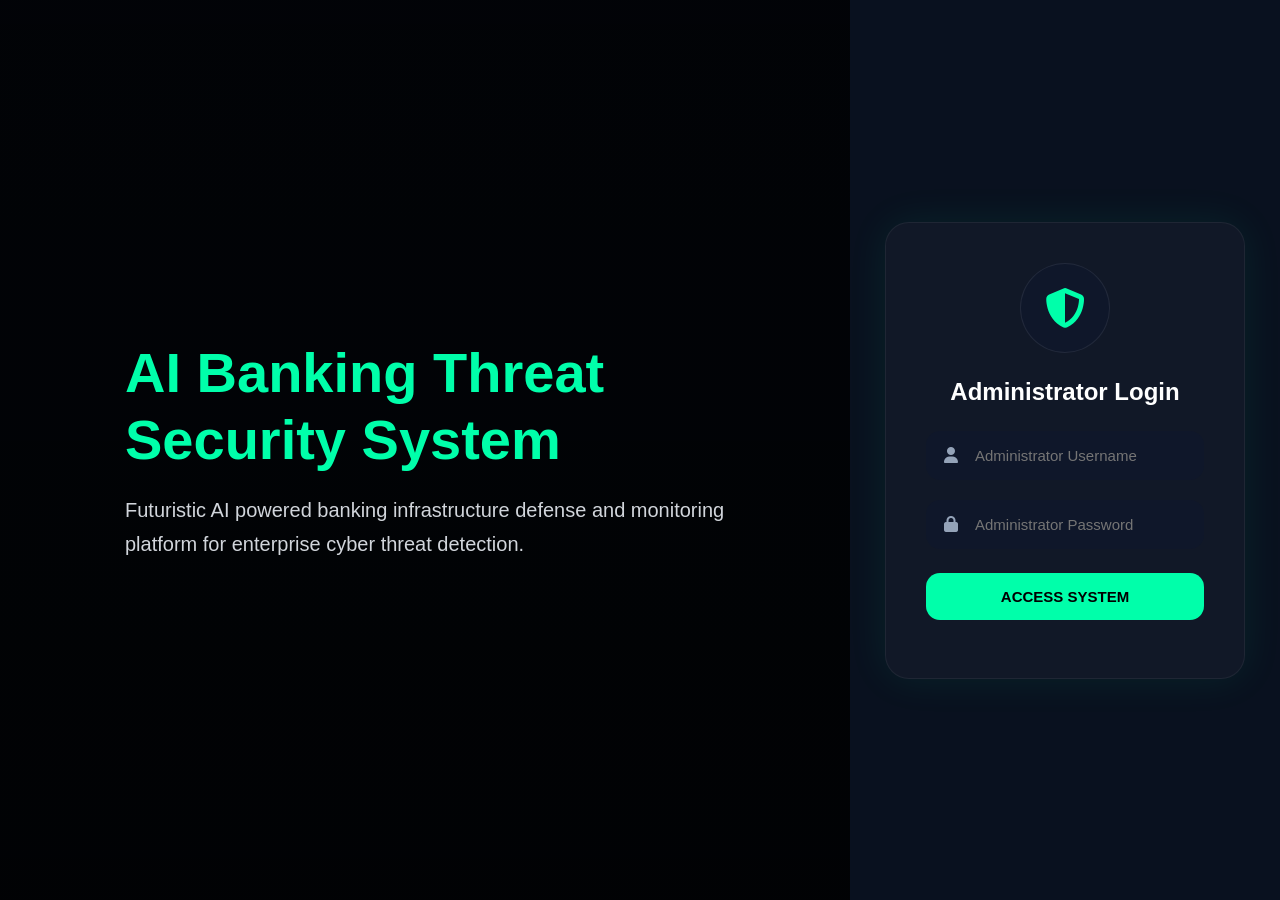
<file: frontend/index.html>
<!DOCTYPE html>
<html lang="en">

<head>

    <meta charset="UTF-8">

    <meta name="viewport" content="width=device-width, initial-scale=1.0">

    <title>
        AI Banking Security Login
    </title>

    <link rel="stylesheet" href="css/style.css">

    <link rel="stylesheet" href="https://cdnjs.cloudflare.com/ajax/libs/font-awesome/6.5.2/css/all.min.css">

</head>

<body>

    <div class="login-page">

        <div class="login-left">

            <div class="login-info">

                <h1>

                    AI Banking Threat
                    Security System

                </h1>

                <p>

                    Futuristic AI powered
                    banking infrastructure
                    defense and monitoring
                    platform for enterprise
                    cyber threat detection.

                </p>

            </div>

        </div>


        <div class="login-right">

            <div class="login-box">

                <div class="login-logo">

                    <i class="fa-solid fa-shield-halved"></i>

                </div>

                <h2>

                    Administrator Login

                </h2>


                <div class="input-group">

                    <i class="fa-solid fa-user"></i>

                    <input type="text" id="username" placeholder="Administrator Username">

                </div>


                <div class="input-group">

                    <i class="fa-solid fa-lock"></i>

                    <input type="password" id="password" placeholder="Administrator Password">

                </div>


                <button id="loginBtn">

                    ACCESS SYSTEM

                </button>

                <p id="loginMessage"></p>

            </div>

        </div>

    </div>

    <script src="js/app.js"></script>

</body>

</html>
</file>
<file: frontend/css/style.css>
* {

    margin: 0;

    padding: 0;

    box-sizing: border-box;

    font-family: "Segoe UI", sans-serif;
}

body {

    background: #050b16;

    color: white;

    overflow-x: hidden;
}


/* LOGIN PAGE */

.login-page {

    width: 100%;

    height: 100vh;

    display: grid;

    grid-template-columns: 1fr 430px;
}


/* LEFT SIDE */

.login-left {

    background:

        linear-gradient(rgba(0, 0, 0, 0.7),

            rgba(0, 0, 0, 0.8)),

        url("https://images.unsplash.com/photo-1510511459019-5dda7724fd87?q=80&w=1600&auto=format&fit=crop");

    background-size: cover;

    background-position: center;

    display: flex;

    justify-content: center;

    align-items: center;

    padding: 60px;
}

.login-info {

    max-width: 600px;
}

.login-info h1 {

    font-size: 56px;

    line-height: 1.2;

    color: #00ffaa;

    margin-bottom: 20px;
}

.login-info p {

    font-size: 20px;

    color: #d1d5db;

    line-height: 1.7;
}


/* RIGHT SIDE */

.login-right {

    background: #09111f;

    display: flex;

    justify-content: center;

    align-items: center;

    padding: 30px;
}


/* LOGIN BOX */

.login-box {

    width: 100%;

    max-width: 360px;

    background: #111827;

    padding: 40px;

    border-radius: 24px;

    border: 1px solid rgba(255, 255, 255, 0.06);

    box-shadow:

        0 0 40px rgba(0, 255, 170, 0.08);
}

.login-logo {

    width: 90px;

    height: 90px;

    border-radius: 50%;

    background: #0f172a;

    display: flex;

    justify-content: center;

    align-items: center;

    margin: auto;

    margin-bottom: 25px;

    border: 1px solid rgba(255, 255, 255, 0.08);
}

.login-logo i {

    font-size: 40px;

    color: #00ffaa;
}

.login-box h2 {

    text-align: center;

    margin-bottom: 25px;
}


/* INPUTS */

.input-group {

    position: relative;

    margin-top: 20px;
}

.input-group i {

    position: absolute;

    left: 18px;

    top: 16px;

    color: #94a3b8;
}

.input-group input {

    width: 100%;

    padding: 15px 15px 15px 48px;

    border: none;

    border-radius: 14px;

    background: #0f172a;

    color: white;

    outline: none;

    font-size: 15px;

    border: 1px solid transparent;

    transition: 0.3s;
}

.input-group input:focus {

    border: 1px solid #00ffaa;
}


/* BUTTON */

button {

    width: 100%;

    padding: 15px;

    margin-top: 24px;

    border: none;

    border-radius: 14px;

    background: #00ffaa;

    color: black;

    font-weight: bold;

    font-size: 15px;

    cursor: pointer;

    transition: 0.3s;
}

button:hover {

    transform: translateY(-2px);

    box-shadow:

        0 0 20px rgba(0, 255, 170, 0.35);
}


/* LOGIN MESSAGE */

#loginMessage {

    margin-top: 18px;

    text-align: center;

    color: #ff4d4d;
}


/* SCROLLBAR */

::-webkit-scrollbar {

    width: 8px;
}

::-webkit-scrollbar-thumb {

    background: #00ffaa;

    border-radius: 20px;
}


/* MOBILE */

@media(max-width:950px) {

    .login-page {

        grid-template-columns: 1fr;
    }

    .login-left {

        display: none;
    }

    .login-right {

        width: 100%;
    }
}

.analysis-item {

    display: flex;
    align-items: flex-start;
    gap: 18px;

    padding: 20px;

    margin-bottom: 18px;

    border-radius: 16px;

    background:
        linear-gradient(135deg,
            rgba(0, 255, 170, 0.08),
            rgba(0, 195, 255, 0.04));

    border: 1px solid rgba(0, 255, 170, 0.15);

    box-shadow:
        0 0 20px rgba(0, 255, 170, 0.08);

    transition: 0.3s;
}

.analysis-item:hover {

    transform: translateY(-3px);

    box-shadow:
        0 0 25px rgba(0, 255, 170, 0.18);
}

.analysis-item i {

    font-size: 32px;

    color: #00ffaa;

    min-width: 40px;

    margin-top: 4px;

    text-shadow:
        0 0 15px #00ffaa;
}

.threat-card {
    border-left: 4px solid #ff4d4d;
}

.decision-card {
    border-left: 4px solid #00c3ff;
}

.action-card {
    border-left: 4px solid #00ffaa;
}

.card p {

    font-size: 28px;
    font-weight: 700;
}

.warning p {

    color: #ffcc00;
    text-shadow: 0 0 12px #ffcc00;
}

.success p {

    color: #00ffaa;
    text-shadow: 0 0 12px #00ffaa;
}

.danger p {

    color: #ff4d4d;
    text-shadow: 0 0 12px #ff4d4d;
}

.ai-live-status {

    display: flex;
    align-items: center;
    gap: 10px;

    color: #00ffaa;

    margin-bottom: 20px;

    font-weight: 600;
}

.pulse {

    width: 12px;
    height: 12px;

    border-radius: 50%;

    background: #00ffaa;

    animation: pulseGlow 1s infinite;
}

@keyframes pulseGlow {

    0% {
        opacity: 0.5;
    }

    50% {
        opacity: 1;
        box-shadow: 0 0 15px #00ffaa;
    }

    100% {
        opacity: 0.5;
    }
}

.top-right {
    display: flex;
    align-items: center;
    gap: 20px;
}

.ai-live-status {

    display: flex;
    align-items: center;
    gap: 10px;

    padding: 10px 18px;

    background:
        rgba(0, 255, 170, 0.08);

    border:
        1px solid rgba(0, 255, 170, 0.2);

    border-radius: 30px;

    color: #00ffaa;

    font-weight: 600;
}

.pulse {

    border-radius: 50%;

    background: #00ffaa;

    animation: pulseGlow 1s infinite;
}

@keyframes pulseGlow {

    0% {
        opacity: 0.4;
    }

    50% {
        opacity: 1;
        box-shadow: 0 0 12px #00ffaa;
    }

    100% {
        opacity: 0.4;
    }
}

.status-bar {

    display: flex;
    align-items: center;
    gap: 15px;
}

.time-status {

    background: #111827;

    padding: 10px 18px;

    border-radius: 30px;

    color: white;

    border: 1px solid rgba(255, 255, 255, 0.08);
}

.network-line {
    position: absolute;
    height: 2px;
    background: #00ffaa;
    transform-origin: left center;
    box-shadow: 0 0 15px #00ffaa;
    animation: dataFlow 2s linear infinite;
}

@keyframes dataFlow {
    0% {
        opacity: .3;
    }

    50% {
        opacity: 1;
    }

    100% {
        opacity: .3;
    }
}

.download-btn {
    background: #00ffaa;
    color: #000;
    border: none;
    padding: 12px 20px;
    border-radius: 12px;
    font-weight: 600;
    cursor: pointer;
    margin: 20px 0;
    transition: .3s;
}

.download-btn:hover {
    transform: translateY(-2px);
    box-shadow: 0 0 15px #00ffaa;
}

#downloadRange {

    background: #081325;

    color: #00ffaa;

    border: 1px solid #00ffaa;

    padding: 10px 15px;

    border-radius: 8px;

    font-weight: bold;

    cursor: pointer;

    box-shadow:
        0 0 10px rgba(0, 255, 170, .3);
}

#downloadRange:focus {

    outline: none;

    box-shadow:
        0 0 20px rgba(0, 255, 170, .6);
}

#downloadRange option {

    background: #081325;

    color: #00ffaa;
}
</file>
<file: frontend/css/dashboard.css>
.layout {

    display: flex;
}

.sidebar {

    width: 250px;

    min-height: 100vh;

    background: #081120;

    padding: 25px;

    border-right: 1px solid rgba(255, 255, 255, 0.08);
}

.sidebar-logo {

    display: flex;

    align-items: center;

    gap: 12px;

    margin-bottom: 40px;
}

.sidebar-logo i {

    color: #00ffaa;

    font-size: 28px;
}

.sidebar h2 {

    color: white;
}

.sidebar a {

    display: flex;

    align-items: center;

    gap: 12px;

    color: white;

    text-decoration: none;

    padding: 14px;

    border-radius: 12px;

    margin-bottom: 12px;

    transition: 0.3s;
}

.sidebar a:hover,
.sidebar .active {

    background: #00ffaa;

    color: black;
}

.main-content {

    flex: 1;

    padding: 30px;
}

.navbar {

    display: flex;

    justify-content: space-between;

    align-items: center;

    margin-bottom: 30px;
}

.top-right {

    display: flex;

    align-items: center;

    gap: 20px;
}

.live-status {

    display: flex;

    align-items: center;

    gap: 8px;

    color: #00ffaa;
}

.dot {

    width: 10px;

    height: 10px;

    border-radius: 50%;

    background: #00ffaa;

    box-shadow: 0 0 12px #00ffaa;
}

.top-cards {

    display: grid;

    grid-template-columns:
        repeat(4, 1fr);

    gap: 20px;

    margin-bottom: 25px;
}

.card {

    background: #111827;

    padding: 25px;

    border-radius: 18px;
}

.danger {

    border-left: 5px solid red;
}

.warning {

    border-left: 5px solid orange;
}

.success {

    border-left: 5px solid #00ffaa;
}

.info {

    border-left: 5px solid #00c3ff;
}

.dashboard-grid {
    display: grid;
    grid-template-columns: 2fr 1fr;
    gap: 20px;

    align-items: start;
}

.network-panel,
.ai-panel,
.logs-section {

    background: #111827;

    border-radius: 18px;

    padding: 25px;

    margin-bottom: 20px;
}

.panel-header {

    margin-bottom: 20px;
}

.bank-network {
    position: relative;
    width: 100%;
    height: 380px;
    background: #0f172a;
    border-radius: 20px;
    overflow: hidden;
}

/* NODES */

.bank-node {
    position: absolute;

    width: 95px;
    height: 95px;

    border-radius: 18px;

    display: flex;
    flex-direction: column;
    justify-content: center;
    align-items: center;

    gap: 6px;

    animation: pulse 2s infinite;
}

.bank-node i {
    font-size: 22px;
}

.bank-node span {
    font-size: 11px;
    text-align: center;
    line-height: 1.3;
}

/* TOP ROW */

.bank-node:nth-child(6) {
    top: 25px;
    left: 50%;
    transform: translateX(-50%);
}

/* MIDDLE ROW */

.bank-node:nth-child(7) {
    top: 145px;
    left: 12%;
}

.bank-node:nth-child(8) {
    top: 145px;
    left: 50%;
    transform: translateX(-50%);
}

.bank-node:nth-child(9) {
    top: 145px;
    right: 12%;
}

/* BOTTOM ROW */

.bank-node:nth-child(10) {
    bottom: 25px;
    left: 12%;
}

.bank-node:nth-child(11) {
    bottom: 25px;
    left: 38%;
}

.bank-node:nth-child(12) {
    bottom: 25px;
    right: 38%;
}

.bank-node:nth-child(13) {
    bottom: 25px;
    right: 12%;
}

/* NODE COLORS */

.infected {
    background: rgba(255, 0, 0, 0.15);
    border: 2px solid red;
    box-shadow: 0 0 20px red;
}

.warning-node {
    background: rgba(255, 165, 0, 0.15);
    border: 2px solid orange;
    box-shadow: 0 0 20px orange;
}

.safe {
    background: rgba(0, 255, 100, 0.15);
    border: 2px solid #00ffaa;
    box-shadow: 0 0 20px #00ffaa;
}

/* NETWORK CONNECTIONS */

.network-line {

    position: absolute;

    height: 3px;

    background:
        rgba(0, 255, 170, 0.15);

    overflow: hidden;
}

.network-line::after {

    content: "";

    position: absolute;

    top: 0;

    left: -100px;

    width: 100px;

    height: 100%;

    background:
        linear-gradient(90deg,
            transparent,
            #00ffaa,
            transparent);

    animation: dataFlow 2s linear infinite;
}

@keyframes dataFlow {

    from {
        left: -100px;
    }

    to {
        left: 100%;
    }
}

/* Top Center → Left */

.l1 {
    width: 220px;
    top: 72px;
    left: 28%;
    transform: rotate(25deg);
}

/* Top Center → Right */

.l2 {
    width: 220px;
    top: 72px;
    right: 28%;
    transform: rotate(-25deg);
}

/* Left Middle → Bottom Left */

.l3 {
    width: 120px;
    top: 215px;
    left: 18%;
    transform: rotate(35deg);
}

/* Center Middle → Bottom Center */

.l4 {
    width: 140px;
    top: 235px;
    left: 47%;
    transform: translateX(-50%) rotate(90deg);
}

/* Right Middle → Bottom Right */

.l5 {
    width: 120px;
    top: 215px;
    right: 18%;
    transform: rotate(-35deg);
}

.recommendation-card {

    background: #0f172a;

    padding: 18px;

    border-radius: 14px;

    margin-bottom: 15px;

    display: flex;

    align-items: center;

    gap: 12px;

    border: 1px solid rgba(255, 255, 255, 0.06);
}

.recommendation-card i {

    color: #00ffaa;
}

table {

    width: 100%;

    border-collapse: collapse;
}

table th,
table td {

    padding: 16px;

    border-bottom:
        1px solid rgba(255, 255, 255, 0.08);
}

@keyframes pulse {

    0% {

        transform: scale(1);
    }

    50% {

        transform: scale(1.03);
    }

    100% {

        transform: scale(1);
    }
}

/* GLASS EFFECT */

.card,
.logs-section,
.network-panel,
.ai-panel {

    background:
        rgba(17, 24, 39, 0.75);

    backdrop-filter:
        blur(12px);

    border:
        1px solid rgba(255, 255, 255, 0.08);

    box-shadow:
        0 0 20px rgba(0, 255, 170, 0.08);
}


/* TERMINAL */

.terminal-panel {

    margin-top: 25px;
}

#terminal {

    height: 250px;

    overflow: hidden;

    font-family: monospace;

    color: #00ffaa;

    background: black;

    border-radius: 14px;

    padding: 20px;
}

.terminal-line {

    margin-bottom: 12px;

    animation: fadeTerminal 0.4s ease;
}

@keyframes fadeTerminal {

    from {

        opacity: 0;

        transform: translateY(10px);
    }

    to {

        opacity: 1;

        transform: translateY(0);
    }
}


/* LIVE STATUS */

.live-status {

    display: flex;

    align-items: center;

    gap: 10px;

    background: #111827;

    padding: 10px 16px;

    border-radius: 30px;
}

.dot {

    width: 10px;
    height: 10px;

    background: #00ffaa;

    border-radius: 50%;

    animation: pulseDot 1s infinite;
}

@keyframes pulseDot {

    0% {

        opacity: 0.4;
    }

    50% {

        opacity: 1;
    }

    100% {

        opacity: 0.4;
    }
}

.ai-status-bar {
    display: grid;
    grid-template-columns: repeat(2, 1fr);
    gap: 12px;

    padding: 15px;

    align-self: start;

    height: auto;
}

.status-item {
    background: #111827;

    padding: 12px;

    border-radius: 12px;

    display: flex;
    flex-direction: column;
    justify-content: center;
    align-items: center;

    min-height: 80px;

    text-align: center;
}

body.alert-mode {

    animation: alertFlash 0.5s infinite;
}

@keyframes alertFlash {

    0% {

        background: #050b16;
    }

    50% {

        background: #240404;
    }

    100% {

        background: #050b16;
    }
}

.timeline {

    margin-top: 20px;
}

.timeline-item {

    padding: 16px;

    margin-bottom: 14px;

    border-left: 4px solid #00ffaa;

    background: #111827;

    border-radius: 10px;
}

.timeline-item span {

    display: block;

    color: #00ffaa;

    margin-bottom: 8px;

    font-weight: bold;
}

.network-panel {
    padding: 20px;
}

.network-panel h2 {
    margin-bottom: 15px;
}

/* ATTACK MAP */

.world-map {

    position: relative;

    height: 420px;

    border-radius: 18px;

    overflow: hidden;

    background:
        linear-gradient(rgba(0, 0, 0, 0.3),
            rgba(0, 0, 0, 0.5)),
        url("https://upload.wikimedia.org/wikipedia/commons/8/80/World_map_-_low_resolution.svg");

    background-size: cover;
    background-position: center;

    border: 1px solid rgba(255, 255, 255, 0.08);
}

/* RED PULSING ATTACK NODES */

.threat-dot {

    position: absolute;

    width: 12px;
    height: 12px;

    background: red;

    border-radius: 50%;

    box-shadow: 0 0 15px red;

    animation: floatPin 3s ease-in-out infinite;
}

.threat-dot::before {

    content: "";

    position: absolute;

    inset: -10px;

    border-radius: 50%;

    border: 2px solid red;

    animation: ringPulse 2s infinite;
}

@keyframes floatPin {

    0% {
        transform: translateY(0);
    }

    50% {
        transform: translateY(-6px);
    }

    100% {
        transform: translateY(0);
    }
}

@keyframes ringPulse {

    from {
        transform: scale(.5);
        opacity: 1;
    }

    to {
        transform: scale(2);
        opacity: 0;
    }
}

.usa {
    left: 25%;
    top: 42%;
}

.europe {
    left: 50%;
    top: 32%;
}

.asia {
    left: 74%;
    top: 38%;
}

.attack-label {

    position: absolute;

    background: rgba(255, 0, 0, 0.15);

    border: 1px solid red;

    padding: 8px 12px;

    border-radius: 10px;

    font-size: 12px;

    backdrop-filter: blur(10px);
}

.usa-label {
    left: 28%;
    top: 40%;
}

.eu-label {
    left: 53%;
    top: 30%;
}

.asia-label {
    left: 77%;
    top: 36%;
}

@keyframes pulseAttack {

    0% {
        transform: scale(1);
    }

    50% {
        transform: scale(1.4);
    }

    100% {
        transform: scale(1);
    }
}

.bank-node {

    animation:
        pulse 2s infinite,
        floatNode 4s ease-in-out infinite;
}

@keyframes floatNode {

    0% {
        transform: translateY(0px);
    }

    50% {
        transform: translateY(-6px);
    }

    100% {
        transform: translateY(0px);
    }
}

.status-bar {

    display: flex;
    align-items: center;
    gap: 15px;
}


.time-status {

    background: #111827;

    padding: 10px 18px;

    border-radius: 30px;

    color: white;

    border: 1px solid rgba(255, 255, 255, 0.08);
}

.threat-stats {

    display: grid;

    grid-template-columns:
        repeat(4, 1fr);

    gap: 15px;

    margin-top: 20px;
}

.stat-card {

    background: #111827;

    padding: 18px;

    border-radius: 14px;

    text-align: center;

    border: 1px solid rgba(255, 255, 255, 0.06);
}

.stat-card p {

    color: #00ffaa;

    font-size: 20px;

    font-weight: 700;

    margin-top: 10px;
}

.threat-dot {

    animation:
        floatPin 3s ease-in-out infinite;
}

.threat-dot::before {

    content: "";

    position: absolute;

    inset: -10px;

    border-radius: 50%;

    border: 2px solid red;

    animation: ringPulse 2s infinite;
}

@keyframes floatPin {

    0% {
        transform: translateY(0px);
    }

    50% {
        transform: translateY(-6px);
    }

    100% {
        transform: translateY(0px);
    }
}

@keyframes ringPulse {

    from {
        transform: scale(.5);
        opacity: 1;
    }

    to {
        transform: scale(2);
        opacity: 0;
    }
}

.network-svg {

    position: absolute;

    inset: 0;

    width: 100%;
    height: 100%;

    pointer-events: none;
}

.network-svg path {

    fill: none;

    stroke: #00ffaa;

    stroke-width: 3;

    stroke-linecap: round;

    filter: drop-shadow(0 0 8px #00ffaa);

    stroke-dasharray: 12;

    animation: dataFlow 1.5s linear infinite;
}

@keyframes dataFlow {

    to {
        stroke-dashoffset: -24;
    }
}

.terminal-panel {
    margin-top: 0;
}

.terminal-panel #terminal {
    height: 220px;
}

.logs-section button#simulateBtn {
    margin-top: 0;
}
</file>
